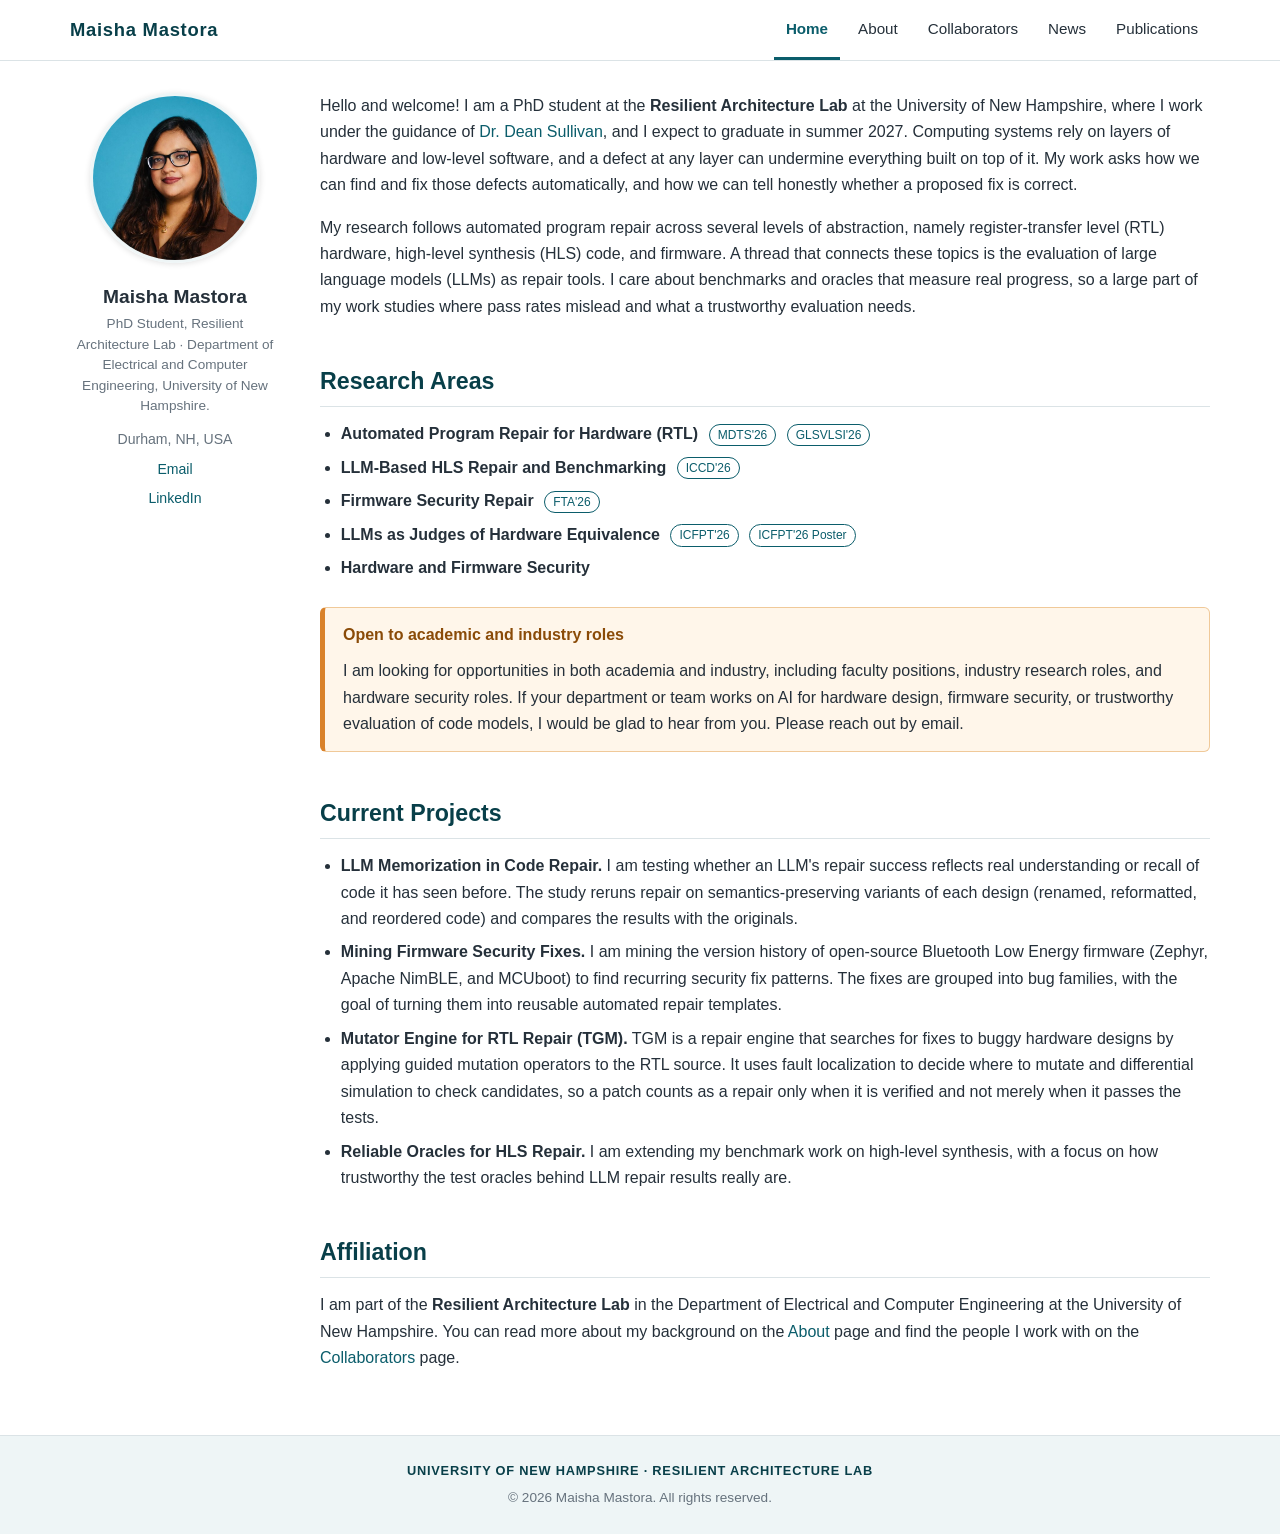
<file: index.html>
<!doctype html>
<html lang="en">
<head>
  <meta charset="utf-8">
  <meta name="viewport" content="width=device-width, initial-scale=1">
  <title>Maisha Mastora</title>
  <meta name="description" content="Personal website of Maisha Mastora, PhD student at the University of New Hampshire.">
  <link rel="stylesheet" href="assets/css/main.css">
</head>
<body>
  <div class="skip-links">
    <a href="#site-nav">Skip to primary navigation</a>
    <a href="#main">Skip to content</a>
    <a href="#footer">Skip to footer</a>
  </div>

  <header class="masthead">
    <div class="masthead__inner">
      <a class="site-title" href="index.html">Maisha Mastora</a>
      <button class="nav-toggle" id="nav-toggle" aria-expanded="false" aria-controls="site-nav">Menu</button>
      <ul class="nav" id="site-nav">
        <li><a href="index.html" aria-current="page">Home</a></li>
        <li><a href="about.html">About</a></li>
        <li><a href="collaborators.html">Collaborators</a></li>
        <li><a href="news.html">News</a></li>
        <li><a href="publications.html">Publications</a></li>
      </ul>
    </div>
  </header>

  <div class="page">
    <aside class="sidebar" itemscope itemtype="https://schema.org/Person">
      <div class="author__avatar"><a href="index.html"><img src="assets/images/avatar.jpg" alt="Maisha Mastora" itemprop="image"></a></div>
      <h3 class="author__name"><a href="index.html" itemprop="name">Maisha Mastora</a></h3>
      <p class="author__bio" itemprop="description">PhD Student, Resilient Architecture Lab · Department of Electrical and Computer Engineering, University of New Hampshire.</p>
      <button class="follow-btn" id="follow-btn" aria-expanded="false" aria-controls="author-urls">Follow</button>
      <ul class="author__urls" id="author-urls">
        <li class="loc">Durham, NH, USA</li>
        <li><a href="mailto:maisha.mastora@unh.edu">Email</a></li>
        <li><a href="https://www.linkedin.com/in/maisha-mastora/">LinkedIn</a></li>
      </ul>
    </aside>

    <main class="content" id="main">
      <p>Hello and welcome! I am a PhD student at the <strong>Resilient Architecture Lab</strong> at the University of New Hampshire, where I work under the guidance of <a href="collaborators.html">Dr. Dean Sullivan</a>, and I expect to graduate in summer 2027. Computing systems rely on layers of hardware and low-level software, and a defect at any layer can undermine everything built on top of it. My work asks how we can find and fix those defects automatically, and how we can tell honestly whether a proposed fix is correct.</p>

      <p>My research follows automated program repair across several levels of abstraction, namely register-transfer level (RTL) hardware, high-level synthesis (HLS) code, and firmware. A thread that connects these topics is the evaluation of large language models (LLMs) as repair tools. I care about benchmarks and oracles that measure real progress, so a large part of my work studies where pass rates mislead and what a trustworthy evaluation needs.</p>

      <h2>Research Areas</h2>
      <ul>
        <li><strong>Automated Program Repair for Hardware (RTL)</strong> <a class="tag" href="publications.html#mdts26">MDTS'26</a> <a class="tag" href="publications.html#glsvlsi26">GLSVLSI'26</a></li>
        <li><strong>LLM-Based HLS Repair and Benchmarking</strong> <a class="tag" href="publications.html#iccd26">ICCD'26</a></li>
        <li><strong>Firmware Security Repair</strong> <a class="tag" href="publications.html#fta26">FTA'26</a></li>
        <li><strong>LLMs as Judges of Hardware Equivalence</strong> <a class="tag" href="publications.html#icfpt26-audit">ICFPT'26</a> <a class="tag" href="publications.html#icfpt26-poster">ICFPT'26 Poster</a></li>
        <li><strong>Hardware and Firmware Security</strong></li>
      </ul>

      <div class="callout">
        <p class="callout__title">Open to academic and industry roles</p>
        <p>I am looking for opportunities in both academia and industry, including faculty positions, industry research roles, and hardware security roles. If your department or team works on AI for hardware design, firmware security, or trustworthy evaluation of code models, I would be glad to hear from you. Please reach out by email.</p>
      </div>

      <h2>Current Projects</h2>
      <ul>
        <li><strong>LLM Memorization in Code Repair.</strong> I am testing whether an LLM's repair success reflects real understanding or recall of code it has seen before. The study reruns repair on semantics-preserving variants of each design (renamed, reformatted, and reordered code) and compares the results with the originals.</li>
        <li><strong>Mining Firmware Security Fixes.</strong> I am mining the version history of open-source Bluetooth Low Energy firmware (Zephyr, Apache NimBLE, and MCUboot) to find recurring security fix patterns. The fixes are grouped into bug families, with the goal of turning them into reusable automated repair templates.</li>
        <li><strong>Mutator Engine for RTL Repair (TGM).</strong> TGM is a repair engine that searches for fixes to buggy hardware designs by applying guided mutation operators to the RTL source. It uses fault localization to decide where to mutate and differential simulation to check candidates, so a patch counts as a repair only when it is verified and not merely when it passes the tests.</li>
        <li><strong>Reliable Oracles for HLS Repair.</strong> I am extending my benchmark work on high-level synthesis, with a focus on how trustworthy the test oracles behind LLM repair results really are.</li>
      </ul>

      <h2>Affiliation</h2>
      <p>I am part of the <strong>Resilient Architecture Lab</strong> in the Department of Electrical and Computer Engineering at the University of New Hampshire. You can read more about my background on the <a href="about.html">About</a> page and find the people I work with on the <a href="collaborators.html">Collaborators</a> page.</p>
    </main>
  </div>

  <footer class="footer" id="footer">
    <div class="footer__mark">University of New Hampshire · Resilient Architecture Lab</div>
    <div>© 2026 Maisha Mastora. All rights reserved.</div>
  </footer>
  <script src="assets/js/main.js"></script>
</body>
</html>
</file>
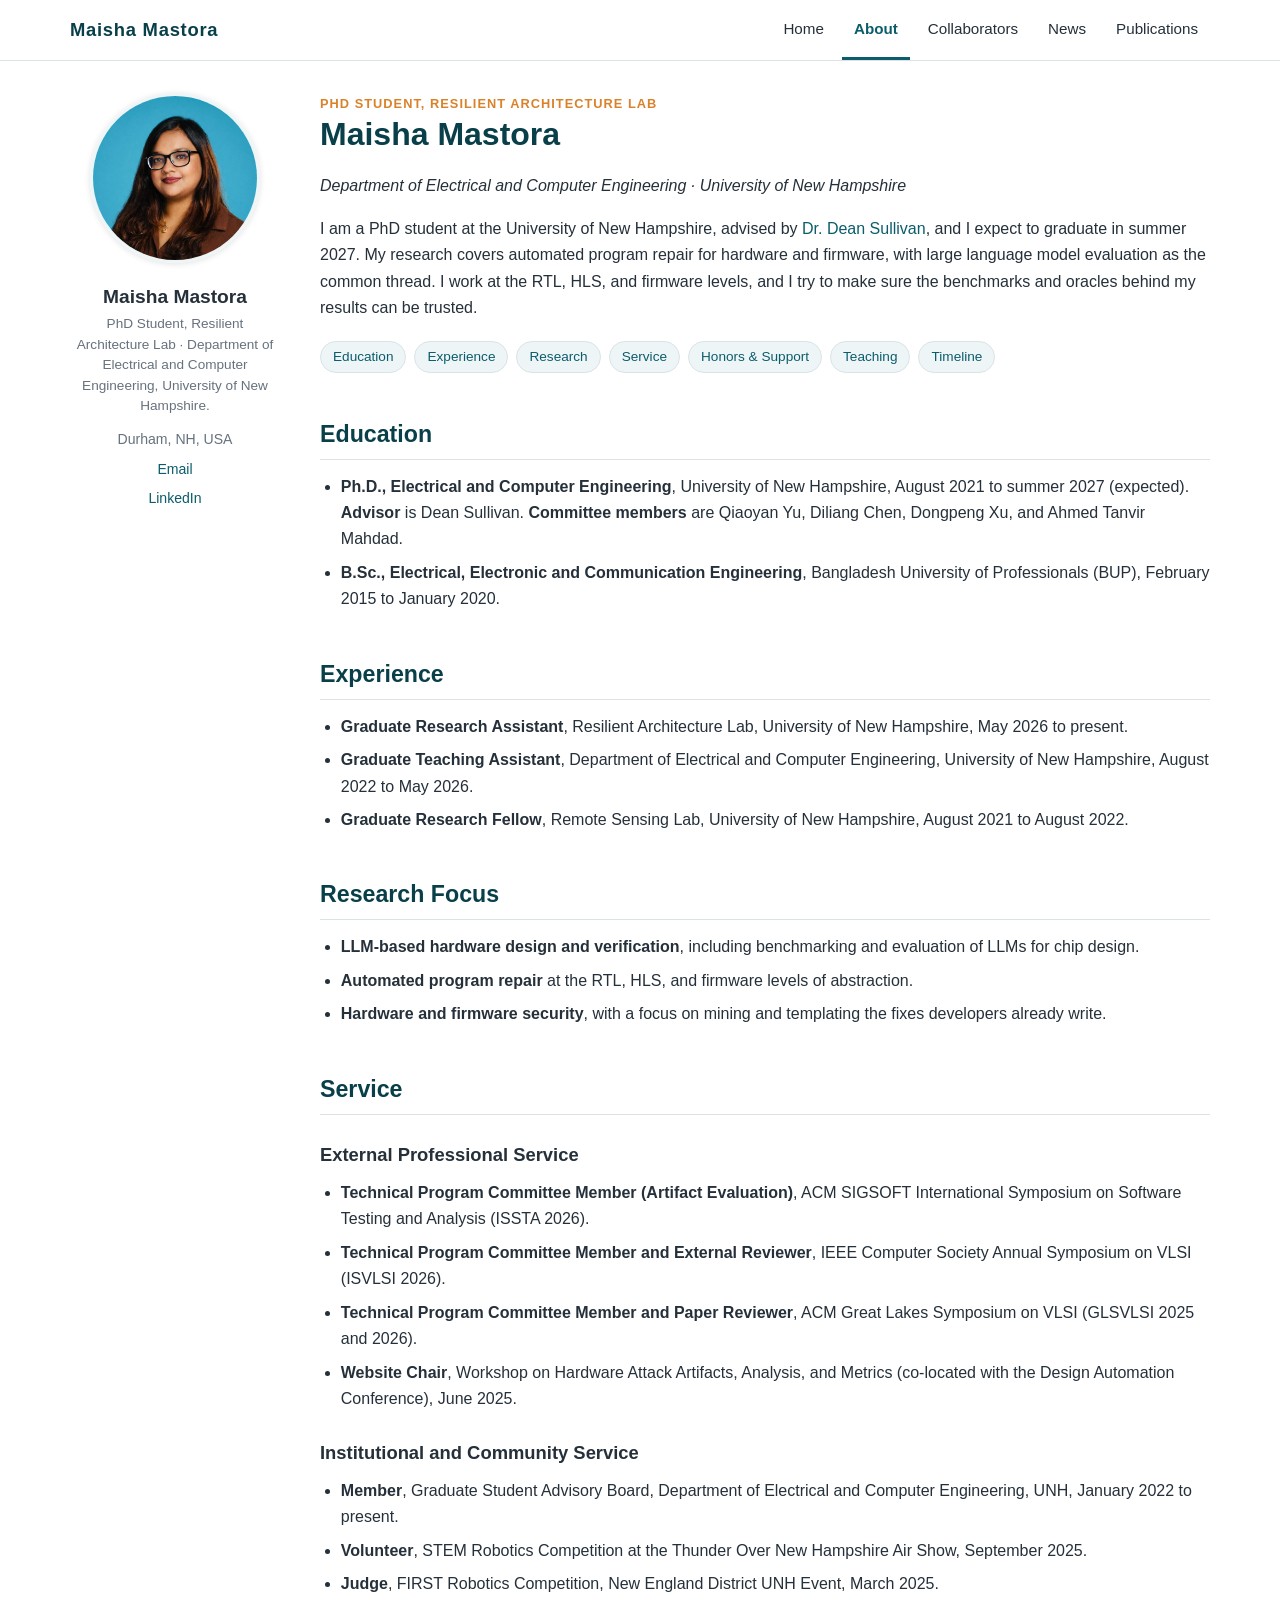
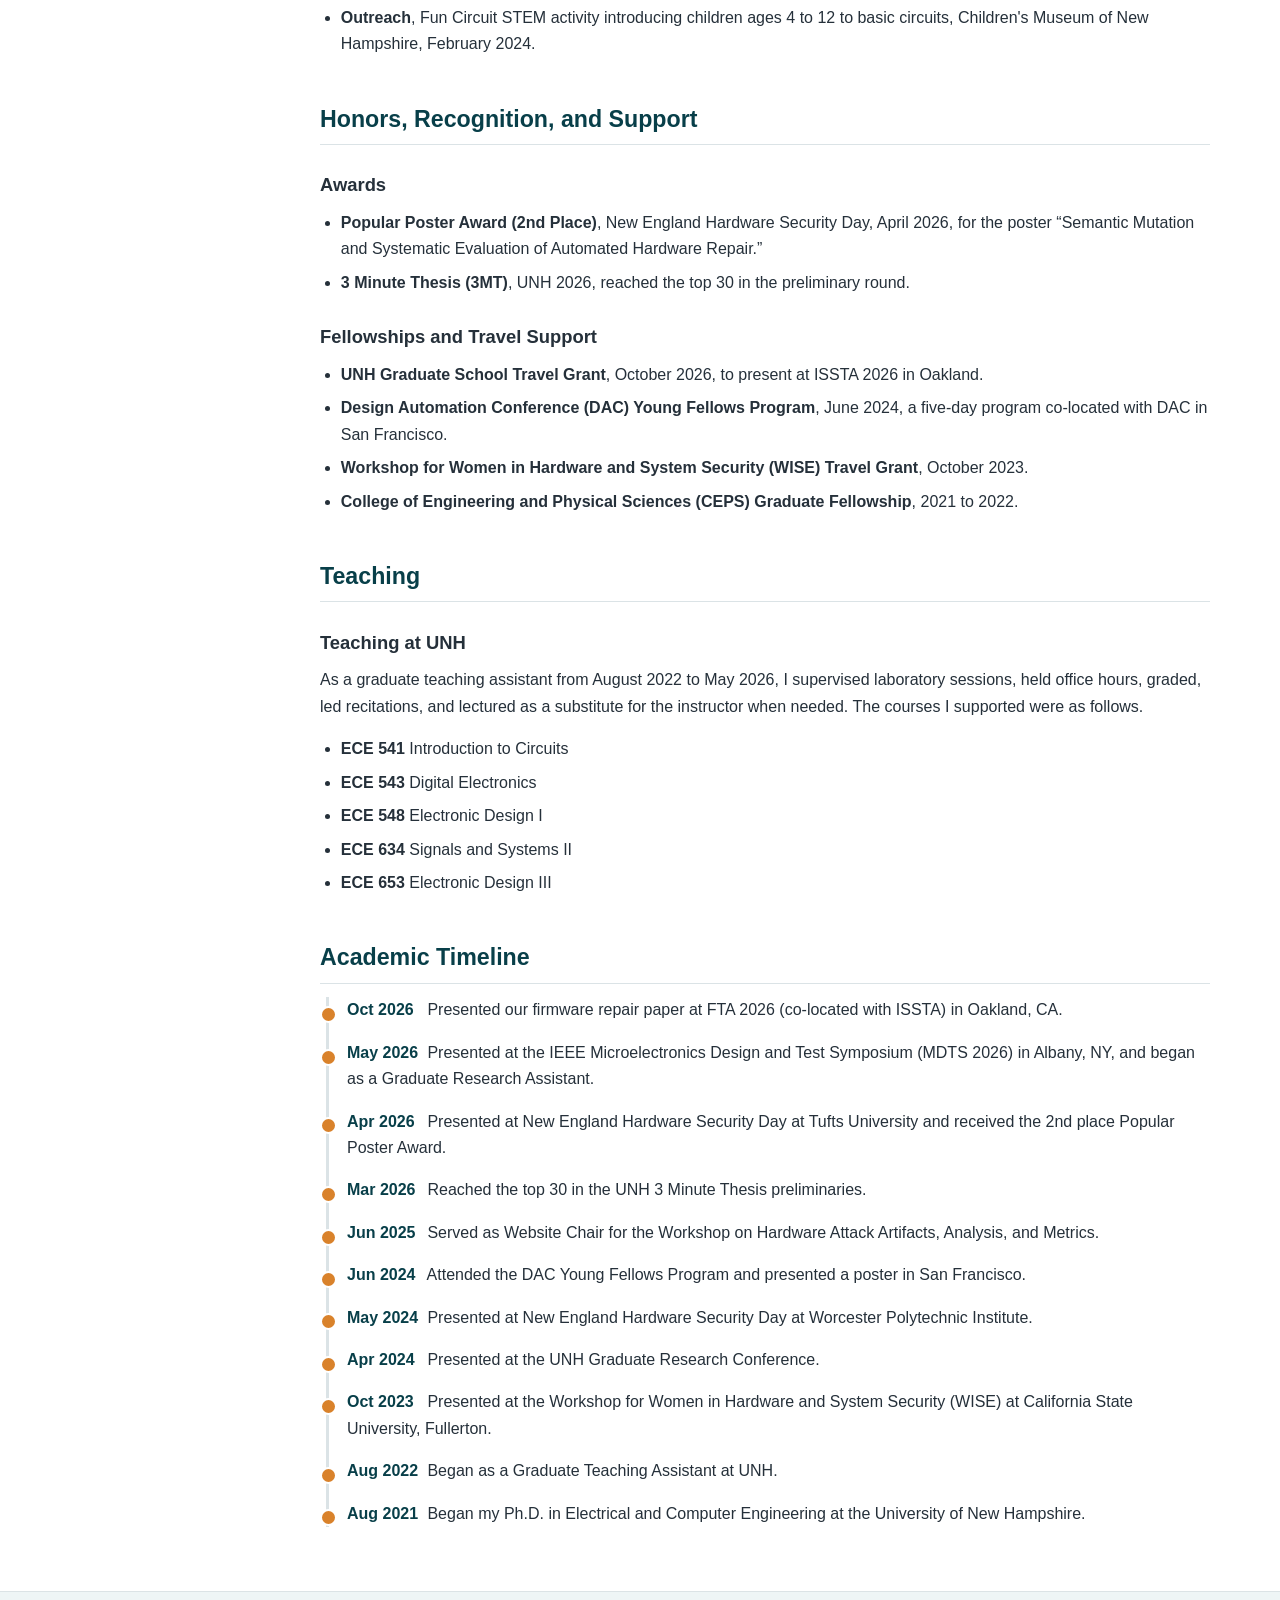
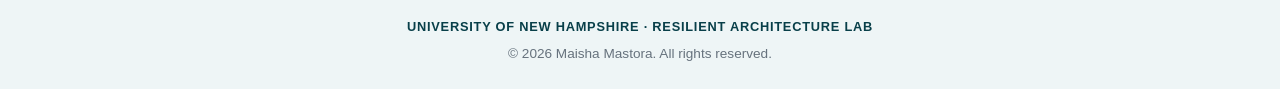
<file: about.html>
<!doctype html>
<html lang="en">
<head>
  <meta charset="utf-8">
  <meta name="viewport" content="width=device-width, initial-scale=1">
  <title>About - Maisha Mastora</title>
  <meta name="description" content="Background, education, service, and timeline of Maisha Mastora.">
  <link rel="stylesheet" href="assets/css/main.css">
</head>
<body>
  <div class="skip-links">
    <a href="#site-nav">Skip to primary navigation</a>
    <a href="#main">Skip to content</a>
    <a href="#footer">Skip to footer</a>
  </div>

  <header class="masthead">
    <div class="masthead__inner">
      <a class="site-title" href="index.html">Maisha Mastora</a>
      <button class="nav-toggle" id="nav-toggle" aria-expanded="false" aria-controls="site-nav">Menu</button>
      <ul class="nav" id="site-nav">
        <li><a href="index.html">Home</a></li>
        <li><a href="about.html" aria-current="page">About</a></li>
        <li><a href="collaborators.html">Collaborators</a></li>
        <li><a href="news.html">News</a></li>
        <li><a href="publications.html">Publications</a></li>
      </ul>
    </div>
  </header>

  <div class="page">
    <aside class="sidebar">
      <div class="author__avatar"><a href="index.html"><img src="assets/images/avatar.jpg" alt="Maisha Mastora"></a></div>
      <h3 class="author__name"><a href="index.html">Maisha Mastora</a></h3>
      <p class="author__bio">PhD Student, Resilient Architecture Lab · Department of Electrical and Computer Engineering, University of New Hampshire.</p>
      <button class="follow-btn" id="follow-btn" aria-expanded="false" aria-controls="author-urls">Follow</button>
      <ul class="author__urls" id="author-urls">
        <li class="loc">Durham, NH, USA</li>
        <li><a href="mailto:maisha.mastora@unh.edu">Email</a></li>
        <li><a href="https://www.linkedin.com/in/maisha-mastora/">LinkedIn</a></li>
      </ul>
    </aside>

    <main class="content" id="main">
      <p style="color:var(--accent);font-weight:700;text-transform:uppercase;font-size:.8rem;letter-spacing:.08em;margin:0">PhD Student, Resilient Architecture Lab</p>
      <h1 class="page__title">Maisha Mastora</h1>
      <p><em>Department of Electrical and Computer Engineering · University of New Hampshire</em></p>

      <p>I am a PhD student at the University of New Hampshire, advised by <a href="collaborators.html">Dr. Dean Sullivan</a>, and I expect to graduate in summer 2027. My research covers automated program repair for hardware and firmware, with large language model evaluation as the common thread. I work at the RTL, HLS, and firmware levels, and I try to make sure the benchmarks and oracles behind my results can be trusted.</p>

      <div class="toc">
        <a href="#education">Education</a>
        <a href="#experience">Experience</a>
        <a href="#research">Research</a>
        <a href="#service">Service</a>
        <a href="#awards">Honors &amp; Support</a>
        <a href="#teaching">Teaching</a>
        <a href="#timeline">Timeline</a>
      </div>

      <h2 id="education">Education</h2>
      <ul>
        <li><strong>Ph.D., Electrical and Computer Engineering</strong>, University of New Hampshire, August 2021 to summer 2027 (expected).<br><strong>Advisor</strong> is Dean Sullivan. <strong>Committee members</strong> are Qiaoyan Yu, Diliang Chen, Dongpeng Xu, and Ahmed Tanvir Mahdad.</li>
        <li><strong>B.Sc., Electrical, Electronic and Communication Engineering</strong>, Bangladesh University of Professionals (BUP), February 2015 to January 2020.</li>
      </ul>

      <h2 id="experience">Experience</h2>
      <ul>
        <li><strong>Graduate Research Assistant</strong>, Resilient Architecture Lab, University of New Hampshire, May 2026 to present.</li>
        <li><strong>Graduate Teaching Assistant</strong>, Department of Electrical and Computer Engineering, University of New Hampshire, August 2022 to May 2026.</li>
        <li><strong>Graduate Research Fellow</strong>, Remote Sensing Lab, University of New Hampshire, August 2021 to August 2022.</li>
      </ul>

      <h2 id="research">Research Focus</h2>
      <ul>
        <li><strong>LLM-based hardware design and verification</strong>, including benchmarking and evaluation of LLMs for chip design.</li>
        <li><strong>Automated program repair</strong> at the RTL, HLS, and firmware levels of abstraction.</li>
        <li><strong>Hardware and firmware security</strong>, with a focus on mining and templating the fixes developers already write.</li>
      </ul>

      <h2 id="service">Service</h2>
      <h3>External Professional Service</h3>
      <ul>
        <li><strong>Technical Program Committee Member (Artifact Evaluation)</strong>, ACM SIGSOFT International Symposium on Software Testing and Analysis (ISSTA 2026).</li>
        <li><strong>Technical Program Committee Member and External Reviewer</strong>, IEEE Computer Society Annual Symposium on VLSI (ISVLSI 2026).</li>
        <li><strong>Technical Program Committee Member and Paper Reviewer</strong>, ACM Great Lakes Symposium on VLSI (GLSVLSI 2025 and 2026).</li>
        <li><strong>Website Chair</strong>, Workshop on Hardware Attack Artifacts, Analysis, and Metrics (co-located with the Design Automation Conference), June 2025.</li>
      </ul>
      <h3>Institutional and Community Service</h3>
      <ul>
        <li><strong>Member</strong>, Graduate Student Advisory Board, Department of Electrical and Computer Engineering, UNH, January 2022 to present.</li>
        <li><strong>Volunteer</strong>, STEM Robotics Competition at the Thunder Over New Hampshire Air Show, September 2025.</li>
        <li><strong>Judge</strong>, FIRST Robotics Competition, New England District UNH Event, March 2025.</li>
        <li><strong>Outreach</strong>, Fun Circuit STEM activity introducing children ages 4 to 12 to basic circuits, Children's Museum of New Hampshire, February 2024.</li>
      </ul>

      <h2 id="awards">Honors, Recognition, and Support</h2>
      <h3>Awards</h3>
      <ul>
        <li><strong>Popular Poster Award (2nd Place)</strong>, New England Hardware Security Day, April 2026, for the poster “Semantic Mutation and Systematic Evaluation of Automated Hardware Repair.”</li>
        <li><strong>3 Minute Thesis (3MT)</strong>, UNH 2026, reached the top 30 in the preliminary round.</li>
      </ul>
      <h3>Fellowships and Travel Support</h3>
      <ul>
        <li><strong>UNH Graduate School Travel Grant</strong>, October 2026, to present at ISSTA 2026 in Oakland.</li>
        <li><strong>Design Automation Conference (DAC) Young Fellows Program</strong>, June 2024, a five-day program co-located with DAC in San Francisco.</li>
        <li><strong>Workshop for Women in Hardware and System Security (WISE) Travel Grant</strong>, October 2023.</li>
        <li><strong>College of Engineering and Physical Sciences (CEPS) Graduate Fellowship</strong>, 2021 to 2022.</li>
      </ul>

      <h2 id="teaching">Teaching</h2>
      <h3>Teaching at UNH</h3>
      <p>As a graduate teaching assistant from August 2022 to May 2026, I supervised laboratory sessions, held office hours, graded, led recitations, and lectured as a substitute for the instructor when needed. The courses I supported were as follows.</p>
      <ul>
        <li><strong>ECE 541</strong> Introduction to Circuits</li>
        <li><strong>ECE 543</strong> Digital Electronics</li>
        <li><strong>ECE 548</strong> Electronic Design I</li>
        <li><strong>ECE 634</strong> Signals and Systems II</li>
        <li><strong>ECE 653</strong> Electronic Design III</li>
      </ul>

      <h2 id="timeline">Academic Timeline</h2>
      <ul class="timeline">
        <li><span class="when">Oct 2026</span> Presented our firmware repair paper at FTA 2026 (co-located with ISSTA) in Oakland, CA.</li>
        <li><span class="when">May 2026</span> Presented at the IEEE Microelectronics Design and Test Symposium (MDTS 2026) in Albany, NY, and began as a Graduate Research Assistant.</li>
        <li><span class="when">Apr 2026</span> Presented at New England Hardware Security Day at Tufts University and received the 2nd place Popular Poster Award.</li>
        <li><span class="when">Mar 2026</span> Reached the top 30 in the UNH 3 Minute Thesis preliminaries.</li>
        <li><span class="when">Jun 2025</span> Served as Website Chair for the Workshop on Hardware Attack Artifacts, Analysis, and Metrics.</li>
        <li><span class="when">Jun 2024</span> Attended the DAC Young Fellows Program and presented a poster in San Francisco.</li>
        <li><span class="when">May 2024</span> Presented at New England Hardware Security Day at Worcester Polytechnic Institute.</li>
        <li><span class="when">Apr 2024</span> Presented at the UNH Graduate Research Conference.</li>
        <li><span class="when">Oct 2023</span> Presented at the Workshop for Women in Hardware and System Security (WISE) at California State University, Fullerton.</li>
        <li><span class="when">Aug 2022</span> Began as a Graduate Teaching Assistant at UNH.</li>
        <li><span class="when">Aug 2021</span> Began my Ph.D. in Electrical and Computer Engineering at the University of New Hampshire.</li>
      </ul>
    </main>
  </div>

  <footer class="footer" id="footer">
    <div class="footer__mark">University of New Hampshire · Resilient Architecture Lab</div>
    <div>© 2026 Maisha Mastora. All rights reserved.</div>
  </footer>
  <script src="assets/js/main.js"></script>
</body>
</html>
</file>
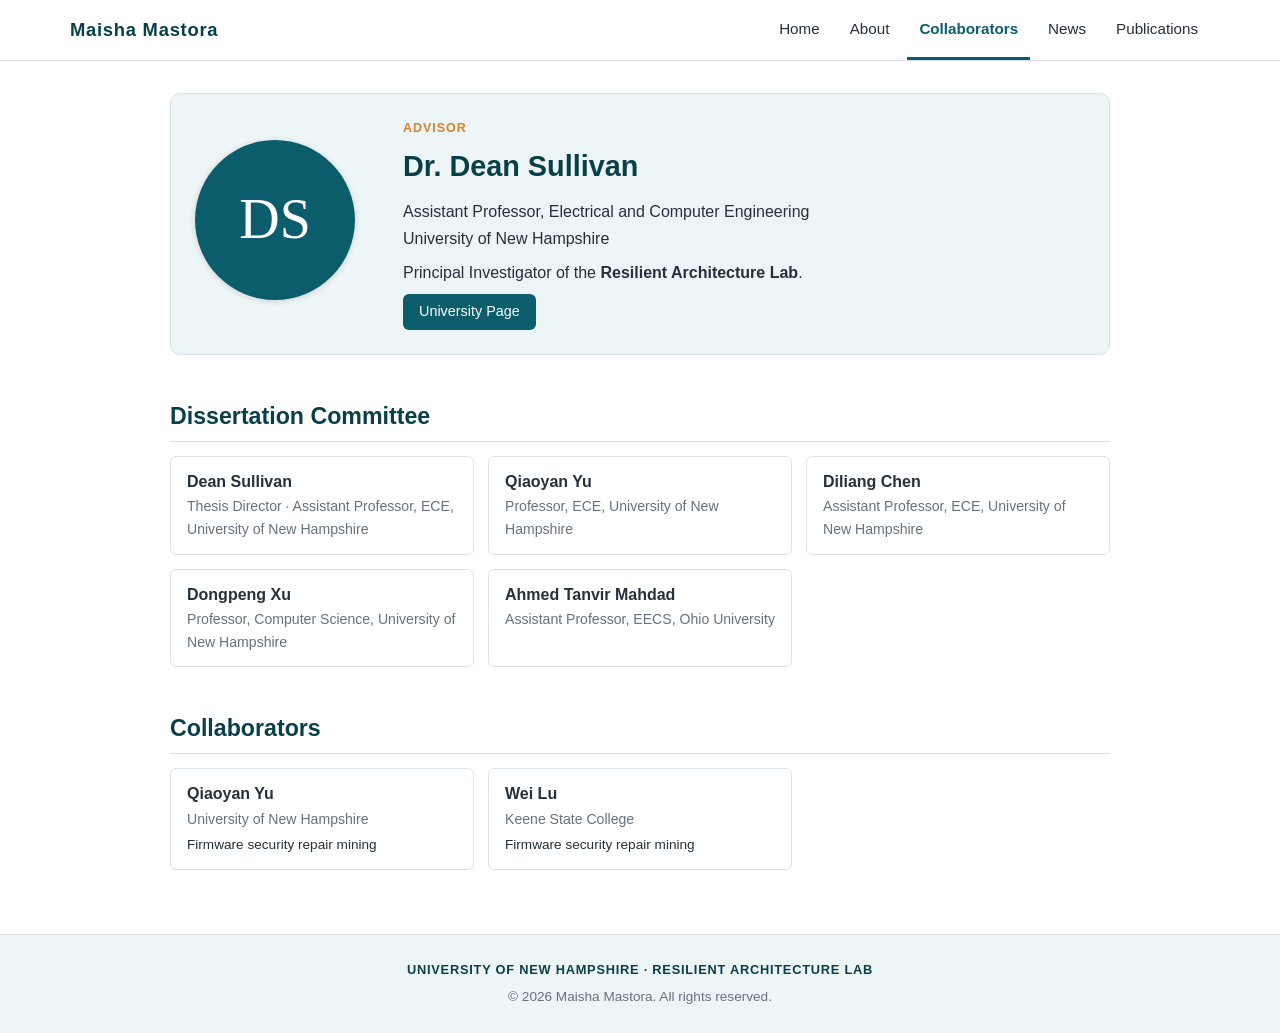
<file: collaborators.html>
<!doctype html>
<html lang="en">
<head>
  <meta charset="utf-8">
  <meta name="viewport" content="width=device-width, initial-scale=1">
  <title>Collaborators - Maisha Mastora</title>
  <meta name="description" content="Advisor, committee, and collaborators.">
  <link rel="stylesheet" href="assets/css/main.css">
</head>
<body>
  <div class="skip-links">
    <a href="#site-nav">Skip to primary navigation</a>
    <a href="#main">Skip to content</a>
    <a href="#footer">Skip to footer</a>
  </div>

  <header class="masthead">
    <div class="masthead__inner">
      <a class="site-title" href="index.html">Maisha Mastora</a>
      <button class="nav-toggle" id="nav-toggle" aria-expanded="false" aria-controls="site-nav">Menu</button>
      <ul class="nav" id="site-nav">
        <li><a href="index.html">Home</a></li>
        <li><a href="about.html">About</a></li>
        <li><a href="collaborators.html" aria-current="page">Collaborators</a></li>
        <li><a href="news.html">News</a></li>
        <li><a href="publications.html">Publications</a></li>
      </ul>
    </div>
  </header>

  <div class="page page--wide">
    <main class="content" id="main">
      <div class="hero-card">
        <div>
          <svg width="160" height="160" viewBox="0 0 200 200" role="img" aria-label="Advisor portrait placeholder" style="border-radius:50%;box-shadow:0 1px 6px rgba(0,0,0,.15)">
            <rect width="200" height="200" fill="#0b5d6b"/>
            <text x="100" y="122" text-anchor="middle" font-family="Georgia, serif" font-size="70" fill="#fff">DS</text>
          </svg>
        </div>
        <div>
          <p class="role">Advisor</p>
          <h1>Dr. Dean Sullivan</h1>
          <p>Assistant Professor, Electrical and Computer Engineering<br>University of New Hampshire</p>
          <p>Principal Investigator of the <strong>Resilient Architecture Lab</strong>.</p>
          <a class="btn" href="https://www.unh.edu/">University Page</a>
        </div>
      </div>

      <h2>Dissertation Committee</h2>
      <ul class="people">
        <li><span class="pname">Dean Sullivan</span><span class="paff">Thesis Director · Assistant Professor, ECE, University of New Hampshire</span></li>
        <li><span class="pname">Qiaoyan Yu</span><span class="paff">Professor, ECE, University of New Hampshire</span></li>
        <li><span class="pname">Diliang Chen</span><span class="paff">Assistant Professor, ECE, University of New Hampshire</span></li>
        <li><span class="pname">Dongpeng Xu</span><span class="paff">Professor, Computer Science, University of New Hampshire</span></li>
        <li><span class="pname">Ahmed Tanvir Mahdad</span><span class="paff">Assistant Professor, EECS, Ohio University</span></li>
      </ul>

      <h2>Collaborators</h2>
      <ul class="people">
        <li><span class="pname">Qiaoyan Yu</span><span class="paff">University of New Hampshire</span><span class="plinks">Firmware security repair mining</span></li>
        <li><span class="pname">Wei Lu</span><span class="paff">Keene State College</span><span class="plinks">Firmware security repair mining</span></li>
      </ul>
    </main>
  </div>

  <footer class="footer" id="footer">
    <div class="footer__mark">University of New Hampshire · Resilient Architecture Lab</div>
    <div>© 2026 Maisha Mastora. All rights reserved.</div>
  </footer>
  <script src="assets/js/main.js"></script>
</body>
</html>
</file>
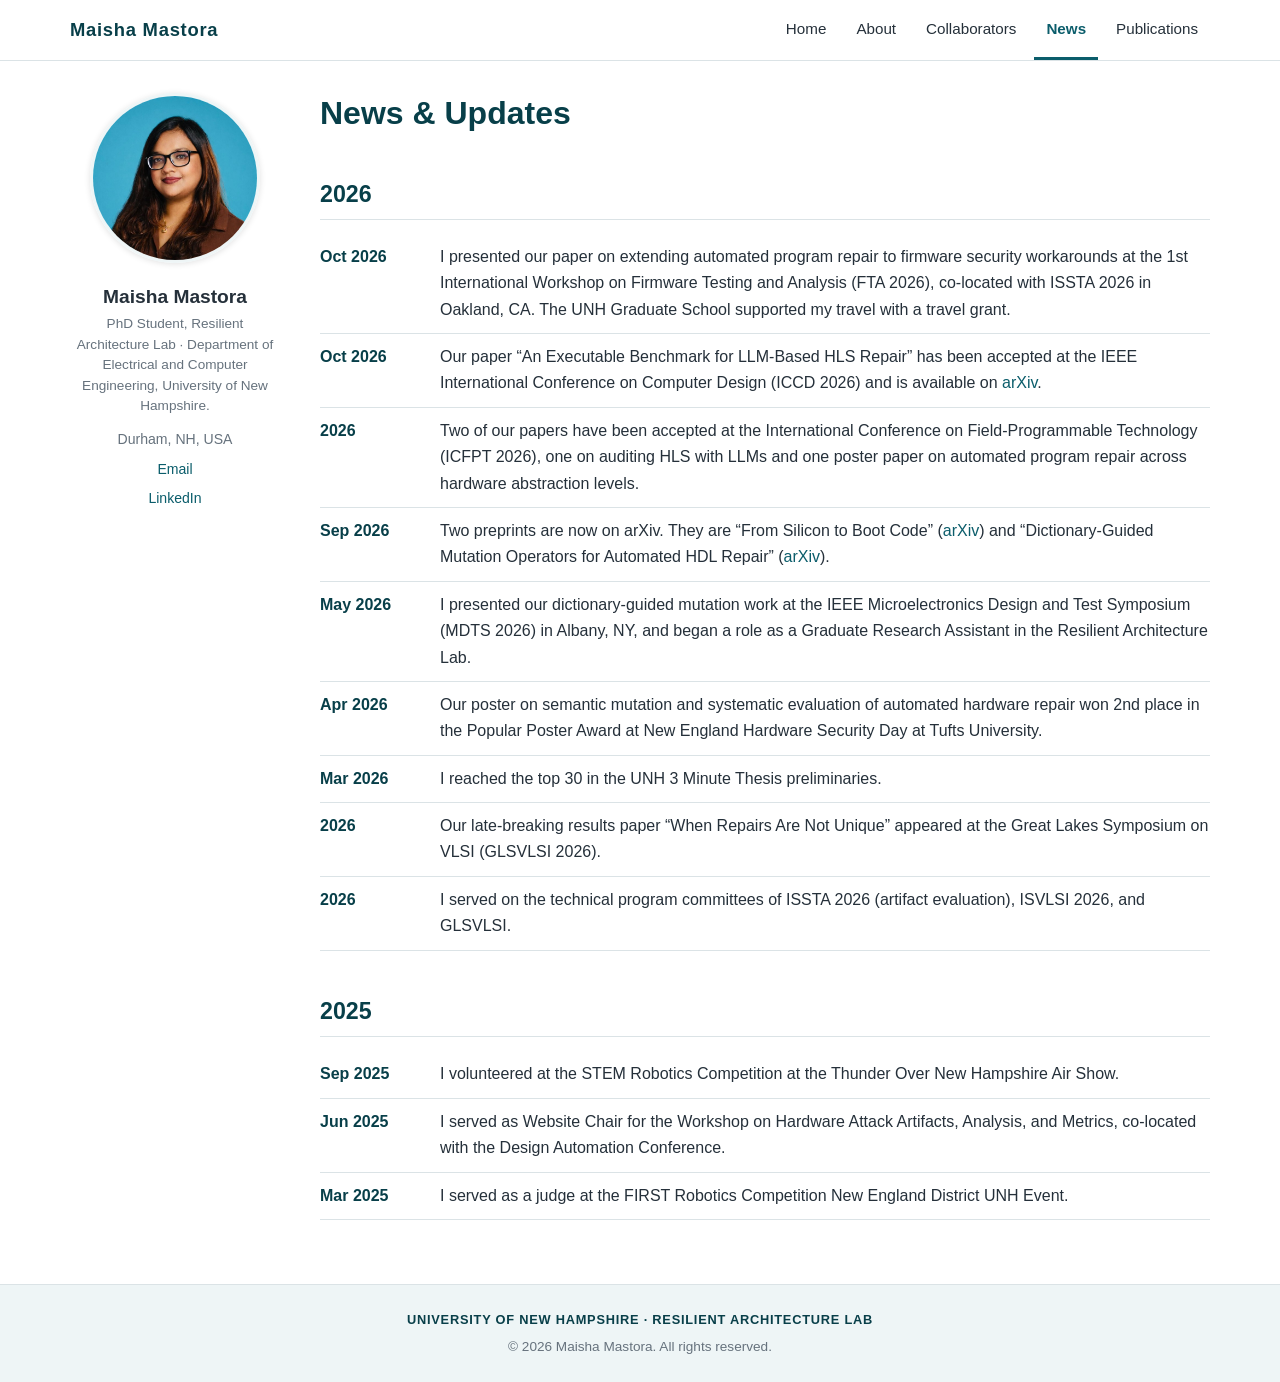
<file: news.html>
<!doctype html>
<html lang="en">
<head>
  <meta charset="utf-8">
  <meta name="viewport" content="width=device-width, initial-scale=1">
  <title>News and Updates - Maisha Mastora</title>
  <meta name="description" content="News and updates from Maisha Mastora.">
  <link rel="stylesheet" href="assets/css/main.css">
</head>
<body>
  <div class="skip-links">
    <a href="#site-nav">Skip to primary navigation</a>
    <a href="#main">Skip to content</a>
    <a href="#footer">Skip to footer</a>
  </div>

  <header class="masthead">
    <div class="masthead__inner">
      <a class="site-title" href="index.html">Maisha Mastora</a>
      <button class="nav-toggle" id="nav-toggle" aria-expanded="false" aria-controls="site-nav">Menu</button>
      <ul class="nav" id="site-nav">
        <li><a href="index.html">Home</a></li>
        <li><a href="about.html">About</a></li>
        <li><a href="collaborators.html">Collaborators</a></li>
        <li><a href="news.html" aria-current="page">News</a></li>
        <li><a href="publications.html">Publications</a></li>
      </ul>
    </div>
  </header>

  <div class="page">
    <aside class="sidebar">
      <div class="author__avatar"><a href="index.html"><img src="assets/images/avatar.jpg" alt="Maisha Mastora"></a></div>
      <h3 class="author__name"><a href="index.html">Maisha Mastora</a></h3>
      <p class="author__bio">PhD Student, Resilient Architecture Lab · Department of Electrical and Computer Engineering, University of New Hampshire.</p>
      <button class="follow-btn" id="follow-btn" aria-expanded="false" aria-controls="author-urls">Follow</button>
      <ul class="author__urls" id="author-urls">
        <li class="loc">Durham, NH, USA</li>
        <li><a href="mailto:maisha.mastora@unh.edu">Email</a></li>
        <li><a href="https://www.linkedin.com/in/maisha-mastora/">LinkedIn</a></li>
      </ul>
    </aside>

    <main class="content" id="main">
      <h1 class="page__title">News &amp; Updates</h1>

      <h2>2026</h2>
      <ul class="news-list">
        <li><span class="date">Oct 2026</span><span>I presented our paper on extending automated program repair to firmware security workarounds at the 1st International Workshop on Firmware Testing and Analysis (FTA 2026), co-located with ISSTA 2026 in Oakland, CA. The UNH Graduate School supported my travel with a travel grant.</span></li>
        <li><span class="date">Oct 2026</span><span>Our paper “An Executable Benchmark for LLM-Based HLS Repair” has been accepted at the IEEE International Conference on Computer Design (ICCD 2026) and is available on <a href="https://arxiv.org/abs/2610.03971">arXiv</a>.</span></li>
        <li><span class="date">2026</span><span>Two of our papers have been accepted at the International Conference on Field-Programmable Technology (ICFPT 2026), one on auditing HLS with LLMs and one poster paper on automated program repair across hardware abstraction levels.</span></li>
        <li><span class="date">Sep 2026</span><span>Two preprints are now on arXiv. They are “From Silicon to Boot Code” (<a href="https://arxiv.org/abs/2609.01769">arXiv</a>) and “Dictionary-Guided Mutation Operators for Automated HDL Repair” (<a href="https://arxiv.org/abs/2609.01775">arXiv</a>).</span></li>
        <li><span class="date">May 2026</span><span>I presented our dictionary-guided mutation work at the IEEE Microelectronics Design and Test Symposium (MDTS 2026) in Albany, NY, and began a role as a Graduate Research Assistant in the Resilient Architecture Lab.</span></li>
        <li><span class="date">Apr 2026</span><span>Our poster on semantic mutation and systematic evaluation of automated hardware repair won 2nd place in the Popular Poster Award at New England Hardware Security Day at Tufts University.</span></li>
        <li><span class="date">Mar 2026</span><span>I reached the top 30 in the UNH 3 Minute Thesis preliminaries.</span></li>
        <li><span class="date">2026</span><span>Our late-breaking results paper “When Repairs Are Not Unique” appeared at the Great Lakes Symposium on VLSI (GLSVLSI 2026).</span></li>
        <li><span class="date">2026</span><span>I served on the technical program committees of ISSTA 2026 (artifact evaluation), ISVLSI 2026, and GLSVLSI.</span></li>
      </ul>

      <h2>2025</h2>
      <ul class="news-list">
        <li><span class="date">Sep 2025</span><span>I volunteered at the STEM Robotics Competition at the Thunder Over New Hampshire Air Show.</span></li>
        <li><span class="date">Jun 2025</span><span>I served as Website Chair for the Workshop on Hardware Attack Artifacts, Analysis, and Metrics, co-located with the Design Automation Conference.</span></li>
        <li><span class="date">Mar 2025</span><span>I served as a judge at the FIRST Robotics Competition New England District UNH Event.</span></li>
      </ul>
    </main>
  </div>

  <footer class="footer" id="footer">
    <div class="footer__mark">University of New Hampshire · Resilient Architecture Lab</div>
    <div>© 2026 Maisha Mastora. All rights reserved.</div>
  </footer>
  <script src="assets/js/main.js"></script>
</body>
</html>
</file>
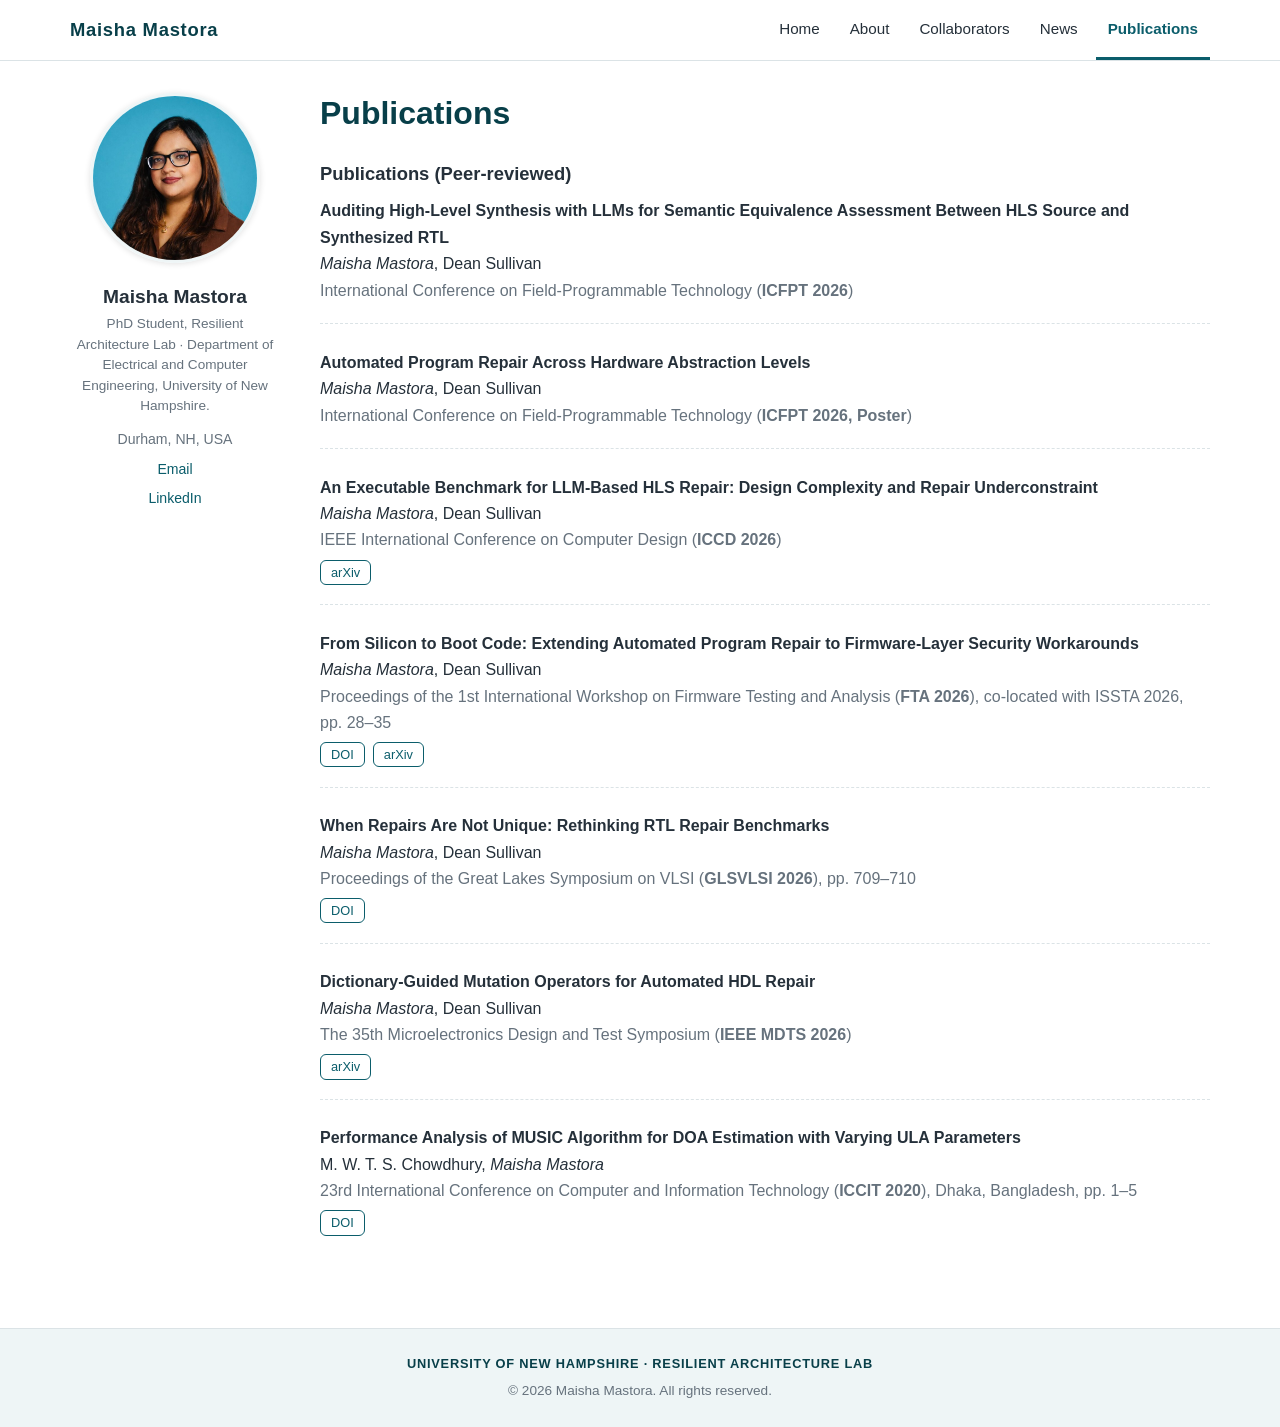
<file: publications.html>
<!doctype html>
<html lang="en">
<head>
  <meta charset="utf-8">
  <meta name="viewport" content="width=device-width, initial-scale=1">
  <title>Publications - Maisha Mastora</title>
  <meta name="description" content="Peer-reviewed publications by Maisha Mastora.">
  <link rel="stylesheet" href="assets/css/main.css">
</head>
<body>
  <div class="skip-links">
    <a href="#site-nav">Skip to primary navigation</a>
    <a href="#main">Skip to content</a>
    <a href="#footer">Skip to footer</a>
  </div>

  <header class="masthead">
    <div class="masthead__inner">
      <a class="site-title" href="index.html">Maisha Mastora</a>
      <button class="nav-toggle" id="nav-toggle" aria-expanded="false" aria-controls="site-nav">Menu</button>
      <ul class="nav" id="site-nav">
        <li><a href="index.html">Home</a></li>
        <li><a href="about.html">About</a></li>
        <li><a href="collaborators.html">Collaborators</a></li>
        <li><a href="news.html">News</a></li>
        <li><a href="publications.html" aria-current="page">Publications</a></li>
      </ul>
    </div>
  </header>

  <div class="page">
    <aside class="sidebar">
      <div class="author__avatar"><a href="index.html"><img src="assets/images/avatar.jpg" alt="Maisha Mastora"></a></div>
      <h3 class="author__name"><a href="index.html">Maisha Mastora</a></h3>
      <p class="author__bio">PhD Student, Resilient Architecture Lab · Department of Electrical and Computer Engineering, University of New Hampshire.</p>
      <button class="follow-btn" id="follow-btn" aria-expanded="false" aria-controls="author-urls">Follow</button>
      <ul class="author__urls" id="author-urls">
        <li class="loc">Durham, NH, USA</li>
        <li><a href="mailto:maisha.mastora@unh.edu">Email</a></li>
        <li><a href="https://www.linkedin.com/in/maisha-mastora/">LinkedIn</a></li>
      </ul>
    </aside>

    <main class="content" id="main">
      <h1 class="page__title">Publications</h1>

      <h3>Publications (Peer-reviewed)</h3>

      <div class="pub" id="icfpt26-audit">
        <span class="pub__title">Auditing High-Level Synthesis with LLMs for Semantic Equivalence Assessment Between HLS Source and Synthesized RTL</span>
        <span class="pub__authors"><em>Maisha Mastora</em>, Dean Sullivan</span>
        <span class="pub__venue">International Conference on Field-Programmable Technology (<strong>ICFPT 2026</strong>)</span>
      </div>

      <div class="pub" id="icfpt26-poster">
        <span class="pub__title">Automated Program Repair Across Hardware Abstraction Levels</span>
        <span class="pub__authors"><em>Maisha Mastora</em>, Dean Sullivan</span>
        <span class="pub__venue">International Conference on Field-Programmable Technology (<strong>ICFPT 2026, Poster</strong>)</span>
      </div>

      <div class="pub" id="iccd26">
        <span class="pub__title">An Executable Benchmark for LLM-Based HLS Repair: Design Complexity and Repair Underconstraint</span>
        <span class="pub__authors"><em>Maisha Mastora</em>, Dean Sullivan</span>
        <span class="pub__venue">IEEE International Conference on Computer Design (<strong>ICCD 2026</strong>)</span>
        <div class="pub__links"><a class="btn-link" href="https://arxiv.org/abs/2610.03971">arXiv</a></div>
      </div>

      <div class="pub" id="fta26">
        <span class="pub__title">From Silicon to Boot Code: Extending Automated Program Repair to Firmware-Layer Security Workarounds</span>
        <span class="pub__authors"><em>Maisha Mastora</em>, Dean Sullivan</span>
        <span class="pub__venue">Proceedings of the 1st International Workshop on Firmware Testing and Analysis (<strong>FTA 2026</strong>), co-located with ISSTA 2026, pp. 28–35</span>
        <div class="pub__links"><a class="btn-link" href="https://doi.org/10.1145/3842651.3843185">DOI</a> <a class="btn-link" href="https://arxiv.org/abs/2609.01769">arXiv</a></div>
      </div>

      <div class="pub" id="glsvlsi26">
        <span class="pub__title">When Repairs Are Not Unique: Rethinking RTL Repair Benchmarks</span>
        <span class="pub__authors"><em>Maisha Mastora</em>, Dean Sullivan</span>
        <span class="pub__venue">Proceedings of the Great Lakes Symposium on VLSI (<strong>GLSVLSI 2026</strong>), pp. 709–710</span>
        <div class="pub__links"><a class="btn-link" href="https://doi.org/10.1145/3787109.3815318">DOI</a></div>
      </div>

      <div class="pub" id="mdts26">
        <span class="pub__title">Dictionary-Guided Mutation Operators for Automated HDL Repair</span>
        <span class="pub__authors"><em>Maisha Mastora</em>, Dean Sullivan</span>
        <span class="pub__venue">The 35th Microelectronics Design and Test Symposium (<strong>IEEE MDTS 2026</strong>)</span>
        <div class="pub__links"><a class="btn-link" href="https://arxiv.org/abs/2609.01775">arXiv</a></div>
      </div>

      <div class="pub" id="iccit20">
        <span class="pub__title">Performance Analysis of MUSIC Algorithm for DOA Estimation with Varying ULA Parameters</span>
        <span class="pub__authors">M. W. T. S. Chowdhury, <em>Maisha Mastora</em></span>
        <span class="pub__venue">23rd International Conference on Computer and Information Technology (<strong>ICCIT 2020</strong>), Dhaka, Bangladesh, pp. 1–5</span>
        <div class="pub__links"><a class="btn-link" href="https://ieeexplore.ieee.org/abstract/document/9392663">DOI</a></div>
      </div>
    </main>
  </div>

  <footer class="footer" id="footer">
    <div class="footer__mark">University of New Hampshire · Resilient Architecture Lab</div>
    <div>© 2026 Maisha Mastora. All rights reserved.</div>
  </footer>
  <script src="assets/js/main.js"></script>
</body>
</html>
</file>
<file: assets/css/main.css>
/* Personal academic site. Layout follows a masthead + sticky author sidebar + content column pattern. */
:root {
  --bg: #ffffff;
  --text: #25303a;
  --muted: #66727d;
  --primary: #0b5d6b;
  --primary-dark: #083f49;
  --accent: #d9822b;
  --soft: #eef5f6;
  --border: #dbe3e6;
  --callout-bg: #fff6ea;
  --callout-border: #f0c999;
  --radius: 6px;
  --maxw: 1180px;
  --sidebar: 210px;
}

* { box-sizing: border-box; }
html { scroll-behavior: smooth; -webkit-text-size-adjust: 100%; }
body {
  margin: 0;
  background: var(--bg);
  color: var(--text);
  font-family: -apple-system, BlinkMacSystemFont, "Segoe UI", Roboto, "Helvetica Neue", Arial, sans-serif;
  font-size: 16px;
  line-height: 1.65;
  min-height: 100vh;
  display: flex;
  flex-direction: column;
}
a { color: var(--primary); text-decoration: none; }
a:hover { color: var(--accent); text-decoration: underline; }
img { max-width: 100%; height: auto; }

.skip-links { position: absolute; left: -9999px; top: 0; }
.skip-links a:focus { left: 9999px; position: fixed; left: 8px; top: 8px; background: #fff; padding: 6px 10px; z-index: 100; }

/* Masthead */
.masthead {
  position: relative;
  border-bottom: 1px solid var(--border);
  background: #fff;
  z-index: 20;
}
.masthead__inner {
  max-width: var(--maxw);
  margin: 0 auto;
  padding: 0 20px;
  display: flex;
  align-items: center;
  justify-content: space-between;
  min-height: 56px;
}
.site-title {
  font-weight: 700;
  font-size: 1.15rem;
  letter-spacing: .04em;
  color: var(--primary-dark);
}
.site-title:hover { text-decoration: none; color: var(--accent); }
.nav { list-style: none; margin: 0; padding: 0; display: flex; gap: 6px; }
.nav a {
  display: block;
  padding: 16px 12px;
  color: var(--text);
  font-size: .95rem;
  border-bottom: 3px solid transparent;
}
.nav a:hover { color: var(--primary); text-decoration: none; border-bottom-color: var(--accent); }
.nav a[aria-current="page"] { color: var(--primary); border-bottom-color: var(--primary); font-weight: 600; }
.nav-toggle {
  display: none;
  background: none;
  border: 1px solid var(--border);
  border-radius: var(--radius);
  padding: 6px 10px;
  font: inherit;
  color: var(--text);
  cursor: pointer;
}

/* Page frame */
.page {
  flex: 1;
  width: 100%;
  max-width: var(--maxw);
  margin: 0 auto;
  padding: 32px 20px 48px;
  display: grid;
  grid-template-columns: var(--sidebar) minmax(0, 1fr);
  gap: 40px;
  align-items: start;
}
.page--wide { grid-template-columns: minmax(0, 1fr); max-width: 980px; }

/* Author sidebar */
.sidebar { position: sticky; top: 20px; text-align: center; }
.author__avatar img {
  width: 170px;
  height: 170px;
  border-radius: 50%;
  object-fit: cover;
  border: 3px solid var(--soft);
  box-shadow: 0 1px 6px rgba(0,0,0,.12);
}
.author__name { margin: 14px 0 4px; font-size: 1.2rem; line-height: 1.3; }
.author__name a { color: var(--text); }
.author__bio { margin: 0 0 12px; font-size: .85rem; color: var(--muted); line-height: 1.5; }
.follow-btn {
  display: none;
  background: var(--primary);
  color: #fff;
  border: 0;
  border-radius: var(--radius);
  padding: 7px 16px;
  font: inherit;
  font-size: .85rem;
  cursor: pointer;
}
.follow-btn:hover { background: var(--primary-dark); }
.author__urls { list-style: none; margin: 10px 0 0; padding: 0; font-size: .88rem; }
.author__urls li { margin: 6px 0; }
.author__urls .loc { color: var(--muted); }

/* Content */
.content h1.page__title { font-size: 2rem; margin: 0 0 .6em; line-height: 1.25; color: var(--primary-dark); }
.content h2 {
  font-size: 1.45rem;
  margin: 1.8em 0 .6em;
  padding-bottom: .25em;
  border-bottom: 1px solid var(--border);
  color: var(--primary-dark);
}
.content h2:first-child { margin-top: 0; }
.content h3 { font-size: 1.15rem; margin: 1.4em 0 .5em; color: var(--text); }
.content p { margin: 0 0 1em; }
.content ul { padding-left: 1.3em; margin: 0 0 1em; }
.content li { margin: .45em 0; }
.tag {
  display: inline-block;
  margin-left: 6px;
  padding: 0 8px;
  font-size: .75rem;
  line-height: 1.7;
  border: 1px solid var(--primary);
  border-radius: 999px;
  color: var(--primary);
  vertical-align: middle;
}
.tag:hover { background: var(--primary); color: #fff; text-decoration: none; }

.callout {
  background: var(--callout-bg);
  border: 1px solid var(--callout-border);
  border-left: 5px solid var(--accent);
  border-radius: var(--radius);
  padding: 14px 18px;
  margin: 1.6em 0;
}
.callout p { margin: 0 0 .6em; }
.callout p:last-child { margin-bottom: 0; }
.callout__title { font-weight: 700; color: #8a4b08; }

/* In-page jump links on the About page */
.toc { display: flex; flex-wrap: wrap; gap: 8px; margin: 1.2em 0 1.6em; }
.toc a {
  padding: 4px 12px;
  background: var(--soft);
  border: 1px solid var(--border);
  border-radius: 999px;
  font-size: .85rem;
}
.toc a:hover { background: var(--primary); color: #fff; text-decoration: none; }

/* Timeline */
.timeline { list-style: none; padding: 0 !important; border-left: 3px solid var(--border); margin-left: 6px !important; }
.timeline li { position: relative; padding: 0 0 0 18px; margin: 0 0 1em; }
.timeline li::before {
  content: "";
  position: absolute;
  left: -9px;
  top: .55em;
  width: 13px;
  height: 13px;
  background: var(--accent);
  border: 2px solid #fff;
  border-radius: 50%;
}
.timeline .when { display: inline-block; min-width: 76px; font-weight: 700; color: var(--primary-dark); }

/* Publications */
.pub { margin: 0 0 1.6em; padding: 0 0 1.2em; border-bottom: 1px dashed var(--border); }
.pub:last-child { border-bottom: 0; }
.pub__title { font-weight: 700; display: block; }
.pub__authors { display: block; }
.pub__venue { display: block; color: var(--muted); }
.pub__links { margin-top: 6px; display: flex; gap: 8px; flex-wrap: wrap; }
.btn-link {
  display: inline-block;
  padding: 1px 10px;
  font-size: .8rem;
  border: 1px solid var(--primary);
  border-radius: var(--radius);
}
.btn-link:hover { background: var(--primary); color: #fff; text-decoration: none; }
.note-box { background: var(--soft); border-radius: var(--radius); padding: 10px 14px; margin: 0 0 1.6em; }
hr.soft { border: 0; border-top: 1px solid var(--border); margin: 2em 0; }

/* News */
.news-list { list-style: none; padding: 0 !important; }
.news-list li { display: grid; grid-template-columns: 110px 1fr; gap: 10px; padding: 10px 0; border-bottom: 1px solid var(--border); margin: 0; }
.news-list .date { font-weight: 700; color: var(--primary-dark); }

/* People page */
.hero-card {
  display: grid;
  grid-template-columns: 180px 1fr;
  gap: 28px;
  align-items: center;
  background: var(--soft);
  border: 1px solid var(--border);
  border-radius: 10px;
  padding: 24px;
  margin-bottom: 1.5em;
}
.hero-card img { width: 160px; height: 160px; border-radius: 50%; object-fit: cover; border: 3px solid #fff; box-shadow: 0 1px 6px rgba(0,0,0,.15); }
.hero-card .role { color: var(--accent); font-weight: 700; text-transform: uppercase; font-size: .78rem; letter-spacing: .08em; margin: 0; }
.hero-card h1 { margin: .15em 0 .3em; font-size: 1.8rem; color: var(--primary-dark); }
.hero-card p { margin: 0 0 .5em; }
.btn {
  display: inline-block;
  background: var(--primary);
  color: #fff;
  padding: 6px 16px;
  border-radius: var(--radius);
  font-size: .9rem;
}
.btn:hover { background: var(--primary-dark); color: #fff; text-decoration: none; }
.people { list-style: none; padding: 0 !important; display: grid; grid-template-columns: repeat(auto-fill, minmax(260px, 1fr)); gap: 14px; }
.people li { margin: 0; padding: 12px 16px; border: 1px solid var(--border); border-radius: var(--radius); background: #fff; }
.people .pname { font-weight: 700; display: block; }
.people .paff { color: var(--muted); font-size: .88rem; display: block; }
.people .plinks { font-size: .85rem; }

/* Footer */
.footer { border-top: 1px solid var(--border); background: var(--soft); text-align: center; padding: 24px 20px; color: var(--muted); font-size: .85rem; }
.footer__mark { font-weight: 700; letter-spacing: .06em; color: var(--primary-dark); margin-bottom: 6px; text-transform: uppercase; font-size: .8rem; }

/* Responsive */
@media (max-width: 860px) {
  .page { grid-template-columns: 1fr; gap: 24px; padding-top: 22px; }
  .sidebar { position: static; }
  .follow-btn { display: inline-block; }
  .author__urls { display: none; }
  .author__urls.open { display: block; }
  .nav-toggle { display: inline-block; }
  .nav { display: none; position: absolute; top: 100%; left: 0; right: 0; flex-direction: column; background: #fff; border-bottom: 1px solid var(--border); padding: 4px 20px 10px; gap: 0; }
  .nav.open { display: flex; }
  .nav a { padding: 10px 0; border-bottom: 0; }
  .hero-card { grid-template-columns: 1fr; text-align: center; justify-items: center; }
  .news-list li { grid-template-columns: 1fr; gap: 0; }
}
@media (min-width: 861px) {
  .author__urls { display: block !important; }
}
</file>
